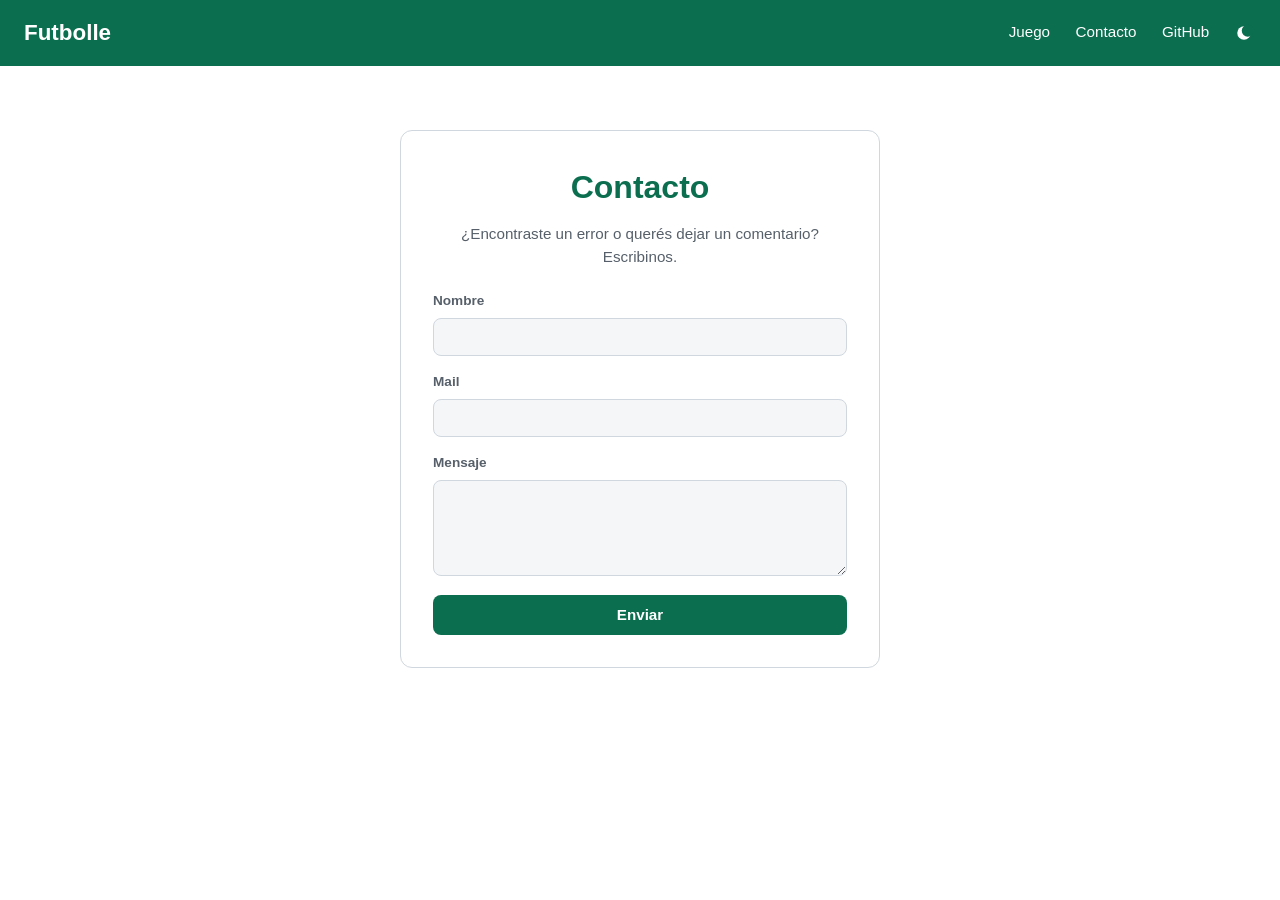
<file: contacto.html>
<!DOCTYPE html>
<html lang="es">
<head>
  <meta charset="UTF-8">
  <meta name="viewport" content="width=device-width, initial-scale=1.0">
  <title>Futbolle — Contacto</title>
  <link rel="stylesheet" href="css/reset.css">
  <link rel="stylesheet" href="css/estilos.css">
</head>
<body>
  <header class="cabecera">
    <a href="index.html" class="logo">Futbolle</a>
    <nav class="nav-principal">
      <a href="index.html" class="enlace-nav">Juego</a>
      <a href="contacto.html" class="enlace-nav">Contacto</a>
      <a id="enlace-github" class="enlace-nav" href="https://github.com/renzocampisi/final-daw-2026" target="_blank" rel="noopener">GitHub</a>
      <button id="boton-modo-oscuro" class="enlace-nav boton-tema" type="button" aria-label="Cambiar a modo oscuro">
        <svg id="icono-luna" class="icono-tema" width="18" height="18" viewBox="0 0 24 24" aria-hidden="true">
          <circle class="luna-base" cx="12" cy="12" r="9"></circle>
          <circle class="luna-recorte" cx="17" cy="9" r="8"></circle>
        </svg>
        <svg id="icono-sol" class="icono-tema oculto" width="18" height="18" viewBox="0 0 24 24" aria-hidden="true">
          <circle class="sol-centro" cx="12" cy="12" r="5"></circle>
          <line class="sol-rayo" x1="12" y1="1" x2="12" y2="4"></line>
          <line class="sol-rayo" x1="12" y1="20" x2="12" y2="23"></line>
          <line class="sol-rayo" x1="1" y1="12" x2="4" y2="12"></line>
          <line class="sol-rayo" x1="20" y1="12" x2="23" y2="12"></line>
          <line class="sol-rayo" x1="4.2" y1="4.2" x2="6.3" y2="6.3"></line>
          <line class="sol-rayo" x1="17.7" y1="17.7" x2="19.8" y2="19.8"></line>
          <line class="sol-rayo" x1="4.2" y1="19.8" x2="6.3" y2="17.7"></line>
          <line class="sol-rayo" x1="17.7" y1="6.3" x2="19.8" y2="4.2"></line>
        </svg>
      </button>
    </nav>
  </header>
  <main class="contenido-principal">
    <section class="pantalla-contacto">
      <h1 class="titulo-juego">Contacto</h1>
      <p class="texto-intro">¿Encontraste un error o querés dejar un comentario? Escribinos.</p>
      <form id="formulario-contacto" class="formulario-contacto" novalidate>
        <label for="input-nombre-contacto" class="etiqueta">Nombre</label>
        <input id="input-nombre-contacto" class="campo-texto" type="text" maxlength="40" autocomplete="off">
        <p id="error-nombre-contacto" class="mensaje-error oculto">Ingresá un nombre válido, solo letras y números.</p>
        <label for="input-mail-contacto" class="etiqueta">Mail</label>
        <input id="input-mail-contacto" class="campo-texto" type="text" maxlength="60" autocomplete="off">
        <p id="error-mail-contacto" class="mensaje-error oculto">Ingresá un mail válido.</p>
        <label for="input-mensaje-contacto" class="etiqueta">Mensaje</label>
        <textarea id="input-mensaje-contacto" class="campo-texto campo-mensaje" maxlength="500"></textarea>
        <p id="error-mensaje-contacto" class="mensaje-error oculto">El mensaje debe tener más de 5 caracteres.</p>
        <button id="boton-enviar-contacto" class="boton-primario" type="submit">Enviar</button>
      </form>
    </section>
  </main>
  <script src="js/tema.js"></script>
  <script src="js/contacto.js"></script>
</body>
</html>
</file>
<file: css/estilos.css>
.cabecera {
  display: flex;
  justify-content: space-between;
  align-items: center;
  flex-wrap: wrap;
  padding: 1rem 1.5rem;
  background: #0b6e4f;
  color: #ffffff;
}
.logo {
  font-size: 1.4rem;
  font-weight: 700;
  color: #ffffff;
}
.nav-principal {
  display: flex;
  gap: 1.2rem;
  align-items: center;
}
.enlace-nav {
  padding: 0.3rem 0.2rem;
  color: #ffffff;
  font-size: 0.95rem;
}
.enlace-nav:hover {
  color: #d8f3dc;
}
.boton-tema {
  display: flex;
  align-items: center;
}
.icono-tema {
  display: block;
}
.luna-base {
  fill: currentColor;
}
.luna-recorte {
  fill: #0b6e4f;
}
.sol-centro {
  fill: currentColor;
}
.sol-rayo {
  stroke: currentColor;
  stroke-width: 2px;
  stroke-linecap: round;
}
.contenido-principal {
  display: flex;
  flex-direction: column;
  max-width: 60rem;
  margin: 0 auto;
  padding: 2rem 1.5rem 4rem;
  gap: 1.5rem;
}
.pantalla-bienvenida, .pantalla-contacto {
  display: flex;
  flex-direction: column;
  align-items: center;
  max-width: 30rem;
  margin: 2rem auto 0;
  padding: 2rem;
  gap: 0.8rem;
  border: 1px solid #d0d7de;
  border-radius: 12px;
  background: #ffffff;
  text-align: center;
}
.titulo-juego {
  font-size: 2rem;
  color: #0b6e4f;
  font-weight: 800;
}
.texto-intro {
  color: #57606a;
  font-size: 0.95rem;
}
.formulario-bienvenida, .formulario-contacto {
  display: flex;
  flex-direction: column;
  width: 100%;
  gap: 0.4rem;
  text-align: left;
}
.etiqueta {
  margin-top: 0.6rem;
  color: #57606a;
  font-size: 0.85rem;
  font-weight: 600;
}
.campo-texto {
  padding: 0.6rem 0.8rem;
  border: 1px solid #d0d7de;
  border-radius: 8px;
  background: #f4f6f8;
  color: #1c2128;
  font-size: 0.95rem;
}
.campo-texto:focus {
  border: 1px solid #0b6e4f;
}
.campo-mensaje {
  min-height: 6rem;
  resize: vertical;
}
.mensaje-error {
  color: #c1121f;
  font-size: 0.82rem;
}
.boton-primario {
  margin-top: 0.8rem;
  padding: 0.7rem 1.2rem;
  border-radius: 8px;
  background: #0b6e4f;
  color: #ffffff;
  font-size: 0.95rem;
  font-weight: 700;
}
.boton-primario:hover {
  background: #095a40;
}
.boton-primario:disabled {
  background: #57606a;
  cursor: default;
}
.boton-secundario {
  padding: 0.6rem 1rem;
  border: 1px solid #0b6e4f;
  border-radius: 8px;
  background: #ffffff;
  color: #0b6e4f;
  font-size: 0.9rem;
  font-weight: 600;
}
.boton-secundario:hover {
  background: #eaf6f0;
}
.boton-secundario:disabled {
  color: #57606a;
  border: 1px solid #57606a;
  cursor: default;
}
.pantalla-juego {
  display: flex;
  flex-direction: column;
  gap: 1.2rem;
}
.barra-estado {
  display: flex;
  justify-content: space-between;
  align-items: center;
  flex-wrap: wrap;
  gap: 0.8rem;
  padding: 0.8rem 1rem;
  border: 1px solid #d0d7de;
  border-radius: 10px;
  background: #ffffff;
}
.dato-estado {
  color: #1c2128;
  font-size: 0.95rem;
  font-weight: 600;
}
.foto-secreto-wrap {
  display: flex;
  justify-content: center;
}
.foto-jugador-secreto {
  width: 6rem;
  height: 6rem;
  border-radius: 50%;
  object-fit: cover;
  border: 3px solid #0b6e4f;
  transition: filter 0.4s ease;
}
.blur-8 {
  filter: blur(20px);
}
.blur-7 {
  filter: blur(17.5px);
}
.blur-6 {
  filter: blur(15px);
}
.blur-5 {
  filter: blur(12.5px);
}
.blur-4 {
  filter: blur(10px);
}
.blur-3 {
  filter: blur(7.5px);
}
.blur-2 {
  filter: blur(5px);
}
.blur-1 {
  filter: blur(2.5px);
}
.blur-0 {
  filter: blur(0);
}
.panel-pistas-medio {
  display: flex;
  gap: 0.6rem;
  flex-wrap: wrap;
  justify-content: center;
}
.chip-pista {
  padding: 0.4rem 0.7rem;
  border-radius: 999px;
  background: #57606a;
  color: #ffffff;
  font-size: 0.82rem;
  font-weight: 600;
}
.pista-revelada {
  background: #0b6e4f;
}
.buscador {
  position: relative;
  display: flex;
  flex-direction: column;
  gap: 0.3rem;
}
.lista-autocompletado {
  position: absolute;
  top: 100%;
  left: 0;
  right: 0;
  z-index: 10;
  max-height: 14rem;
  margin-top: 0.2rem;
  overflow-y: auto;
  border: 1px solid #d0d7de;
  border-radius: 8px;
  background: #ffffff;
  box-shadow: 0 4px 10px #1c212822;
}
.item-autocompletado {
  display: flex;
  align-items: center;
  gap: 0.6rem;
  padding: 0.5rem 0.8rem;
  border-bottom: 1px solid #eaeef2;
  cursor: pointer;
  color: #1c2128;
  font-size: 0.9rem;
}
.item-autocompletado:hover {
  background: #f4f6f8;
}
.tablero-juego {
  display: flex;
  flex-direction: column;
  gap: 0.4rem;
  width: 100%;
  overflow-x: auto;
}
.fila-encabezado {
  display: flex;
  gap: 0.4rem;
  padding: 0.6rem 0.4rem;
  border-radius: 8px;
  background: #1c2128;
  min-width: 42rem;
}
.celda-encabezado {
  flex: 1;
  text-align: center;
  color: #ffffff;
  font-size: 0.82rem;
  font-weight: 700;
}
.cuerpo-tablero {
  display: flex;
  flex-direction: column;
  gap: 0.4rem;
}
.fila-tablero {
  display: flex;
  gap: 0.4rem;
  min-width: 42rem;
}
.celda-resultado {
  flex: 1;
  display: flex;
  align-items: center;
  justify-content: center;
  padding: 0.6rem 0.3rem;
  border-radius: 8px;
  background: #57606a;
  color: #ffffff;
  text-align: center;
  font-size: 0.82rem;
  font-weight: 700;
}
.controles-historial {
  display: flex;
  gap: 0.6rem;
  flex-wrap: wrap;
  justify-content: center;
}
.fila-encabezado-historial {
  display: flex;
  gap: 0.4rem;
  padding: 0.6rem 0.4rem;
  border-radius: 8px;
  background: #1c2128;
  width: 100%;
}
.celda-encabezado-historial {
  flex: 1;
  text-align: center;
  color: #ffffff;
  font-size: 0.76rem;
  font-weight: 700;
}
.lista-historial {
  display: flex;
  flex-direction: column;
  gap: 0.4rem;
  width: 100%;
  max-height: 16rem;
  overflow-y: auto;
}
.fila-historial {
  display: flex;
  gap: 0.4rem;
}
.celda-historial {
  flex: 1;
  display: flex;
  align-items: center;
  justify-content: center;
  padding: 0.5rem 0.3rem;
  border-radius: 8px;
  background: #57606a;
  color: #ffffff;
  text-align: center;
  font-size: 0.76rem;
  font-weight: 600;
}
.resultado-correcto {
  background: #0b6e4f;
}
.resultado-incorrecto {
  background: #c1121f;
}
.resultado-mayor, .resultado-menor {
  background: #e8871e;
}
.modal {
  position: fixed;
  inset: 0;
  display: flex;
  align-items: center;
  justify-content: center;
  z-index: 100;
  padding: 1rem;
  background: #1c2128cc;
}
.contenido-modal {
  display: flex;
  flex-direction: column;
  align-items: center;
  gap: 0.6rem;
  max-width: 26rem;
  padding: 2rem;
  border-radius: 12px;
  background: #ffffff;
  text-align: center;
  box-shadow: 0 10px 30px #1c212840;
}
.contenido-historial {
  max-width: 34rem;
}
.titulo-modal {
  font-size: 1.4rem;
  color: #0b6e4f;
  font-weight: 800;
}
.texto-modal {
  color: #1c2128;
  font-size: 0.95rem;
}
.oculto {
  display: none;
}
body.modo-oscuro {
  background: #12181f;
  color: #e8ecf1;
}
.modo-oscuro .pantalla-bienvenida, .modo-oscuro .pantalla-contacto {
  border: 1px solid #333d47;
  background: #1c232b;
}
.modo-oscuro .texto-intro {
  color: #9aa7b5;
}
.modo-oscuro .etiqueta {
  color: #9aa7b5;
}
.modo-oscuro .campo-texto {
  border: 1px solid #333d47;
  background: #232b34;
  color: #e8ecf1;
}
.modo-oscuro .boton-secundario {
  border: 1px solid #3ddc97;
  background: #1c232b;
  color: #3ddc97;
}
.modo-oscuro .boton-secundario:hover {
  background: #2a323c;
}
.modo-oscuro .boton-secundario:disabled {
  border: 1px solid #8b96a3;
  color: #8b96a3;
}
.modo-oscuro .titulo-juego, .modo-oscuro .titulo-modal {
  color: #3ddc97;
}
.modo-oscuro .barra-estado {
  border: 1px solid #333d47;
  background: #1c232b;
}
.modo-oscuro .dato-estado {
  color: #e8ecf1;
}
.modo-oscuro .lista-autocompletado {
  border: 1px solid #333d47;
  background: #1c232b;
}
.modo-oscuro .item-autocompletado {
  border-bottom: 1px solid #333d47;
  color: #e8ecf1;
}
.modo-oscuro .item-autocompletado:hover {
  background: #2a323c;
}
.modo-oscuro .contenido-modal {
  background: #1c232b;
}
.modo-oscuro .texto-modal {
  color: #e8ecf1;
}
@media (max-width: 600px) {
  .barra-estado {
    flex-direction: column;
    align-items: flex-start;
  }
  .titulo-juego {
    font-size: 1.6rem;
  }
  .pantalla-bienvenida, .pantalla-contacto {
    padding: 1.2rem;
  }
}
</file>
